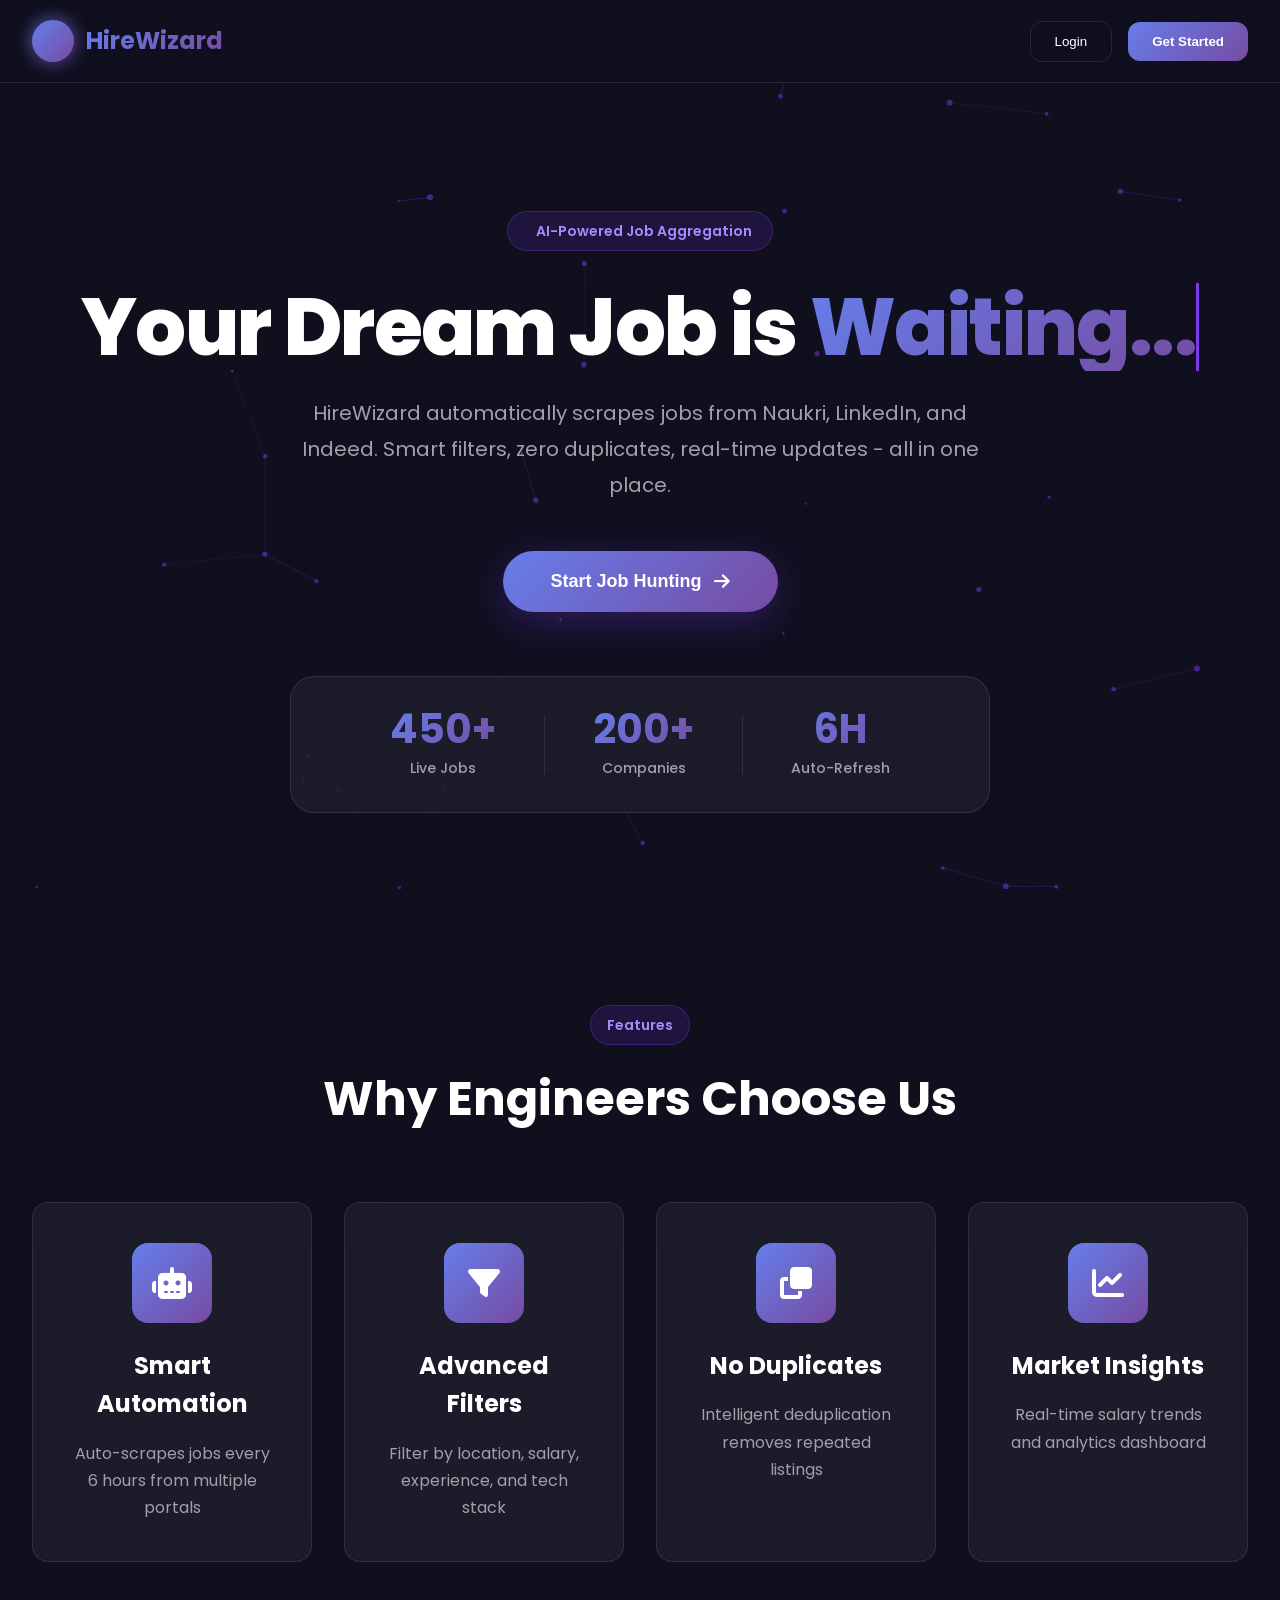
<file: frontend/index.html>
<!DOCTYPE html>
<html lang="en">
<head>
    <meta charset="UTF-8">
    <meta name="viewport" content="width=device-width, initial-scale=1.0">
    <title>HireWizard - Your AI Job Hunter</title>
    <link rel="stylesheet" href="styles.css">
    <link rel="preconnect" href="https://fonts.googleapis.com">
    <link rel="preconnect" href="https://fonts.gstatic.com" crossorigin>
    <link href="https://fonts.googleapis.com/css2?family=Poppins:wght@300;400;500;600;700;800&display=swap" rel="stylesheet">
    <link rel="stylesheet" href="https://cdnjs.cloudflare.com/ajax/libs/font-awesome/6.4.0/css/all.min.css">
</head>
<body>
    <!-- Particle Background Canvas -->
    <canvas id="particles-canvas"></canvas>

    <!-- ========== LANDING PAGE (Logged Out) ========== -->
    <div id="landing-page" class="page-container">
        <!-- Navigation -->
        <nav class="glass-nav">
            <div class="nav-content">
                <div class="logo-container">
                    <div class="logo-orb"></div>
                    <span class="logo-text">HireWizard</span>
                </div>
                <div class="nav-actions">
                    <button class="btn-ghost" id="btn-open-login">Login</button>
                    <button class="btn-primary" id="btn-open-signup">Get Started</button>
                </div>
            </div>
        </nav>

        <!-- Hero Section -->
        <section class="hero-section">
            <div class="hero-content">
                <div class="hero-badge">
                    <i class="fas fa-sparkles"></i>
                    <span>AI-Powered Job Aggregation</span>
                </div>
                <h1 class="hero-title">
                    Your Dream Job is
                    <span class="gradient-text typewriter">Waiting...</span>
                </h1>
                <p class="hero-description">
                    HireWizard automatically scrapes jobs from Naukri, LinkedIn, and Indeed. 
                    Smart filters, zero duplicates, real-time updates - all in one place.
                </p>
                <div class="hero-cta">
                    <button class="btn-hero" id="btn-hero-signup">
                        <span>Start Job Hunting</span>
                        <i class="fas fa-arrow-right"></i>
                    </button>
                </div>
                <div class="hero-stats">
                    <div class="stat-item">
                        <div class="stat-number">450+</div>
                        <div class="stat-label">Live Jobs</div>
                    </div>
                    <div class="stat-divider"></div>
                    <div class="stat-item">
                        <div class="stat-number">200+</div>
                        <div class="stat-label">Companies</div>
                    </div>
                    <div class="stat-divider"></div>
                    <div class="stat-item">
                        <div class="stat-number">6H</div>
                        <div class="stat-label">Auto-Refresh</div>
                    </div>
                </div>
            </div>
        </section>

        <!-- Features Grid -->
        <section class="features-section">
            <div class="section-header">
                <span class="section-tag">Features</span>
                <h2 class="section-title">Why Engineers Choose Us</h2>
            </div>
            <div class="features-grid">
                <div class="feature-card">
                    <div class="feature-icon">
                        <i class="fas fa-robot"></i>
                    </div>
                    <h3>Smart Automation</h3>
                    <p>Auto-scrapes jobs every 6 hours from multiple portals</p>
                </div>
                <div class="feature-card">
                    <div class="feature-icon">
                        <i class="fas fa-filter"></i>
                    </div>
                    <h3>Advanced Filters</h3>
                    <p>Filter by location, salary, experience, and tech stack</p>
                </div>
                <div class="feature-card">
                    <div class="feature-icon">
                        <i class="fas fa-clone"></i>
                    </div>
                    <h3>No Duplicates</h3>
                    <p>Intelligent deduplication removes repeated listings</p>
                </div>
                <div class="feature-card">
                    <div class="feature-icon">
                        <i class="fas fa-chart-line"></i>
                    </div>
                    <h3>Market Insights</h3>
                    <p>Real-time salary trends and analytics dashboard</p>
                </div>
            </div>
        </section>
    </div>

    <!-- ========== LOGIN MODAL ========== -->
    <div id="login-modal" class="modal-overlay">
        <div class="modal-container glass-card">
            <button class="modal-close" id="close-login">
                <i class="fas fa-times"></i>
            </button>
            <div class="modal-header">
                <div class="modal-icon">
                    <i class="fas fa-user-circle"></i>
                </div>
                <h2>Welcome Back</h2>
                <p>Login to continue your job search</p>
            </div>
            <form id="login-form" class="auth-form">
                <div class="form-group">
                    <label>Email Address</label>
                    <div class="input-wrapper">
                        <i class="fas fa-envelope"></i>
                        <input type="email" id="login-email" placeholder="your.email@example.com" required>
                    </div>
                </div>
                <div class="form-group">
                    <label>Password</label>
                    <div class="input-wrapper">
                        <i class="fas fa-lock"></i>
                        <input type="password" id="login-password" placeholder="Enter your password" required>
                    </div>
                </div>
                <div class="form-footer">
                    <label class="checkbox-container">
                        <input type="checkbox" id="remember-me">
                        <span>Remember me</span>
                    </label>
                    <a href="#" class="link-text">Forgot password?</a>
                </div>
                <button type="submit" class="btn-submit">
                    <span>Login</span>
                    <i class="fas fa-arrow-right"></i>
                </button>
            </form>
            <div class="modal-switch">
                <p>Don't have an account? <a href="#" id="switch-to-signup">Sign up</a></p>
            </div>
        </div>
    </div>

    <!-- ========== SIGNUP MODAL ========== -->
    <div id="signup-modal" class="modal-overlay">
        <div class="modal-container glass-card">
            <button class="modal-close" id="close-signup">
                <i class="fas fa-times"></i>
            </button>
            <div class="modal-header">
                <div class="modal-icon">
                    <i class="fas fa-user-plus"></i>
                </div>
                <h2>Create Account</h2>
                <p>Join thousands of job seekers</p>
            </div>
            <form id="signup-form" class="auth-form">
                <div class="form-group">
                    <label>Full Name</label>
                    <div class="input-wrapper">
                        <i class="fas fa-user"></i>
                        <input type="text" id="signup-name" placeholder="John Doe" required>
                    </div>
                </div>
                <div class="form-group">
                    <label>Email Address</label>
                    <div class="input-wrapper">
                        <i class="fas fa-envelope"></i>
                        <input type="email" id="signup-email" placeholder="your.email@example.com" required>
                    </div>
                </div>
                <div class="form-group">
                    <label>Password</label>
                    <div class="input-wrapper">
                        <i class="fas fa-lock"></i>
                        <input type="password" id="signup-password" placeholder="Create a strong password" required>
                    </div>
                </div>
                <div class="form-group">
                    <label>Confirm Password</label>
                    <div class="input-wrapper">
                        <i class="fas fa-lock"></i>
                        <input type="password" id="signup-confirm" placeholder="Re-enter password" required>
                    </div>
                </div>
                <div class="form-footer">
                    <label class="checkbox-container">
                        <input type="checkbox" required>
                        <span>I agree to Terms & Conditions</span>
                    </label>
                </div>
                <button type="submit" class="btn-submit">
                    <span>Create Account</span>
                    <i class="fas fa-arrow-right"></i>
                </button>
            </form>
            <div class="modal-switch">
                <p>Already have an account? <a href="#" id="switch-to-login">Login</a></p>
            </div>
        </div>
    </div>

    <!-- ========== PROFILE SETUP MODAL ========== -->
    <div id="profile-setup-modal" class="modal-overlay">
        <div class="modal-container glass-card large-modal">
            <div class="modal-header">
                <div class="modal-icon">
                    <i class="fas fa-user-cog"></i>
                </div>
                <h2>Complete Your Profile</h2>
                <p>Choose how you want to build your profile</p>
            </div>
            
            <!-- Profile Setup Options -->
            <div class="profile-options">
                <div class="option-card" id="upload-resume-option">
                    <div class="option-icon">
                        <i class="fas fa-cloud-upload-alt"></i>
                    </div>
                    <h3>Upload Resume</h3>
                    <p>Quick setup using your existing resume</p>
                    <button class="btn-option">Choose This</button>
                </div>
                <div class="option-divider">
                    <span>OR</span>
                </div>
                <div class="option-card" id="manual-form-option">
                    <div class="option-icon">
                        <i class="fas fa-edit"></i>
                    </div>
                    <h3>Fill Manually</h3>
                    <p>Create profile step-by-step</p>
                    <button class="btn-option">Choose This</button>
                </div>
            </div>

            <!-- Resume Upload Section -->
            <div id="resume-upload-section" class="profile-section" style="display:none;">
                <button class="btn-back" id="back-from-upload">
                    <i class="fas fa-arrow-left"></i> Back
                </button>
                <h3>Upload Your Resume</h3>
                <div class="upload-area" id="upload-area">
                    <div class="upload-icon">
                        <i class="fas fa-file-pdf"></i>
                    </div>
                    <p class="upload-text">Drag & drop your resume here</p>
                    <p class="upload-subtext">or click to browse</p>
                    <input type="file" id="resume-file" accept=".pdf,.doc,.docx" hidden>
                    <button class="btn-browse" id="btn-browse">Browse Files</button>
                </div>
                <div id="file-preview" class="file-preview" style="display:none;">
                    <div class="file-info">
                        <i class="fas fa-file-alt"></i>
                        <span id="file-name"></span>
                    </div>
                    <button class="btn-remove" id="remove-file">
                        <i class="fas fa-times"></i>
                    </button>
                </div>
                <button class="btn-submit" id="submit-resume" style="display:none;">
                    <span>Analyze Resume</span>
                    <i class="fas fa-arrow-right"></i>
                </button>
            </div>

            <!-- Manual Form Section -->
            <div id="manual-form-section" class="profile-section" style="display:none;">
                <button class="btn-back" id="back-from-manual">
                    <i class="fas fa-arrow-left"></i> Back
                </button>
                <h3>Build Your Profile</h3>
                <form id="profile-form">
                    <div class="form-row">
                        <div class="form-group">
                            <label>Phone Number</label>
                            <input type="tel" id="profile-phone" placeholder="+91 98765 43210" required>
                        </div>
                        <div class="form-group">
                            <label>Location</label>
                            <select id="profile-location" required>
                                <option value="">Select Location</option>
                                <option value="bangalore">Bangalore</option>
                                <option value="dehradun">Dehradun</option>
                                <option value="gurgaon">Gurgaon</option>
                                <option value="noida">Noida</option>
                                <option value="delhi">Delhi NCR</option>
                            </select>
                        </div>
                    </div>
                    <div class="form-row">
                        <div class="form-group">
                            <label>Experience Level</label>
                            <select id="profile-experience" required>
                                <option value="">Select Experience</option>
                                <option value="fresher">Fresher (0-1 year)</option>
                                <option value="junior">Junior (1-3 years)</option>
                                <option value="mid">Mid-level (3-5 years)</option>
                                <option value="senior">Senior (5+ years)</option>
                            </select>
                        </div>
                        <div class="form-group">
                            <label>Expected Salary (LPA)</label>
                            <input type="number" id="profile-salary" placeholder="e.g., 6" min="0" required>
                        </div>
                    </div>
                    <div class="form-group">
                        <label>Skills (comma separated)</label>
                        <input type="text" id="profile-skills" placeholder="e.g., JavaScript, React, Node.js" required>
                    </div>
                    <div class="form-group">
                        <label>Education</label>
                        <input type="text" id="profile-education" placeholder="e.g., B.Tech in Computer Science" required>
                    </div>
                    <div class="form-group">
                        <label>LinkedIn Profile (Optional)</label>
                        <input type="url" id="profile-linkedin" placeholder="https://linkedin.com/in/yourprofile">
                    </div>
                    <button type="submit" class="btn-submit">
                        <span>Complete Profile</span>
                        <i class="fas fa-check"></i>
                    </button>
                </form>
            </div>
        </div>
    </div>

    <!-- ========== DASHBOARD (Logged In) ========== -->
    <div id="dashboard-page" class="page-container" style="display:none;">
        <!-- Dashboard Navigation -->
        <nav class="glass-nav">
            <div class="nav-content">
                <div class="logo-container">
                    <div class="logo-orb"></div>
                    <span class="logo-text">HireWizard</span>
                </div>
                <div class="nav-menu">
                    <a href="#" class="nav-item active" id="nav-jobs">
                        <i class="fas fa-briefcase"></i>
                        <span>Jobs</span>
                    </a>
                    <a href="#" class="nav-item" id="nav-applications">
                        <i class="fas fa-file-alt"></i>
                        <span>Applications</span>
                    </a>
                    <a href="#" class="nav-item" id="nav-saved">
                        <i class="fas fa-bookmark"></i>
                        <span>Saved</span>
                    </a>
                    <a href="#" class="nav-item" id="nav-analytics">
                        <i class="fas fa-chart-line"></i>
                        <span>Analytics</span>
                    </a>
                </div>
                <div class="nav-actions">
                    <button class="btn-profile" id="btn-profile">
                        <div class="profile-avatar">
                            <span id="user-initials">U</span>
                        </div>
                        <span id="user-name-nav">User</span>
                        <i class="fas fa-chevron-down"></i>
                    </button>
                </div>
            </div>
        </nav>

        <!-- Profile Dropdown -->
        <div id="profile-dropdown" class="profile-dropdown glass-card">
            <div class="dropdown-header">
                <div class="profile-avatar large">
                    <span id="user-initials-dropdown">U</span>
                </div>
                <div class="profile-info">
                    <div class="profile-name" id="user-name-dropdown">User</div>
                    <div class="profile-email" id="user-email-dropdown">user@example.com</div>
                </div>
            </div>
            <div class="dropdown-menu">
                <a href="#" class="dropdown-item">
                    <i class="fas fa-user"></i>
                    <span>My Profile</span>
                </a>
                <a href="#" class="dropdown-item">
                    <i class="fas fa-cog"></i>
                    <span>Settings</span>
                </a>
                <div class="dropdown-divider"></div>
                <a href="#" class="dropdown-item" id="btn-logout">
                    <i class="fas fa-sign-out-alt"></i>
                    <span>Logout</span>
                </a>
            </div>
        </div>

        <!-- Dashboard Content -->
        <div class="dashboard-content">
            <!-- Welcome Banner -->
            <div class="welcome-banner glass-card">
                <div class="welcome-content">
                    <h1>Welcome back, <span id="user-name-welcome">User</span>! 👋</h1>
                    <p>We found <strong id="new-jobs-count">12 new jobs</strong> matching your profile</p>
                </div>
                <div class="welcome-actions">
                    <button class="btn-primary" id="btn-refresh-jobs">
                        <i class="fas fa-sync-alt"></i>
                        <span>Refresh Jobs</span>
                    </button>
                </div>
            </div>

            <!-- Search and Filters -->
            <div class="search-section glass-card">
                <div class="search-bar">
                    <i class="fas fa-search"></i>
                    <input type="text" id="job-search" placeholder="Search by job title, company, or skills...">
                </div>
                <div class="filters-row">
                    <select id="filter-location" class="filter-select">
                        <option value="">All Locations</option>
                        <option value="bangalore">Bangalore</option>
                        <option value="dehradun">Dehradun</option>
                        <option value="gurgaon">Gurgaon</option>
                        <option value="noida">Noida</option>
                        <option value="delhi">Delhi NCR</option>
                    </select>
                    <select id="filter-salary" class="filter-select">
                        <option value="">All Salaries</option>
                        <option value="3-5 LPA">3-5 LPA</option>
                        <option value="5-10 LPA">5-10 LPA</option>
                        <option value="10-15 LPA">10-15 LPA</option>
                        <option value="15-20 LPA">15-20 LPA</option>
                        <option value="20+ LPA">20+ LPA</option>
                    </select>
                    <select id="filter-experience" class="filter-select">
                        <option value="">All Experience</option>
                        <option value="0-2 years">0-2 years</option>
                        <option value="2-4 years">2-4 years</option>
                        <option value="4-6 years">4-6 years</option>
                        <option value="6+ years">6+ years</option>
                    </select>
                    <select id="filter-source" class="filter-select">
                        <option value="">All Sources</option>
                        <option value="naukri">Naukri</option>
                        <option value="linkedin">LinkedIn</option>
                        <option value="indeed">Indeed</option>
                    </select>
                    <button class="btn-filter" id="apply-filters">
                        <i class="fas fa-filter"></i>
                        <span>Apply</span>
                    </button>
                    <button class="btn-filter-clear" id="clear-filters">
                        <i class="fas fa-times"></i>
                    </button>
                </div>
            </div>

            <!-- Jobs Grid -->
            <div class="jobs-container" id="jobs-container">
                <!-- Jobs will be dynamically inserted here -->
            </div>

            <!-- Applications Section -->
            <div id="applications-container" style="display:none;">
                <h2 style="margin-bottom:2rem;">My Applications</h2>
                <div id="applications-list"></div>
            </div>

            <!-- Saved Jobs Section -->
            <div id="saved-container" style="display:none;">
                <h2 style="margin-bottom:2rem;">Saved Jobs</h2>
                <div id="saved-list"></div>
            </div>

            <!-- Analytics Section -->
            <div id="analytics-container" style="display:none;">
                <h2 style="margin-bottom:2rem;">Analytics</h2>
                <div id="analytics-content"></div>
            </div>

            <!-- Load More -->
            <div class="load-more-section">
                <button class="btn-load-more" id="load-more">
                    <span>Load More Jobs</span>
                    <i class="fas fa-chevron-down"></i>
                </button>
            </div>
        </div>
    </div>

    <!-- Toast Notification -->
    <div id="toast" class="toast"></div>

    <!-- Loading Overlay -->
    <div id="loading" class="loading-overlay">
        <div class="loading-spinner"></div>
        <p class="loading-text">Loading...</p>
    </div>

    <script src="app.js"></script>
</body>
</html>
</file>
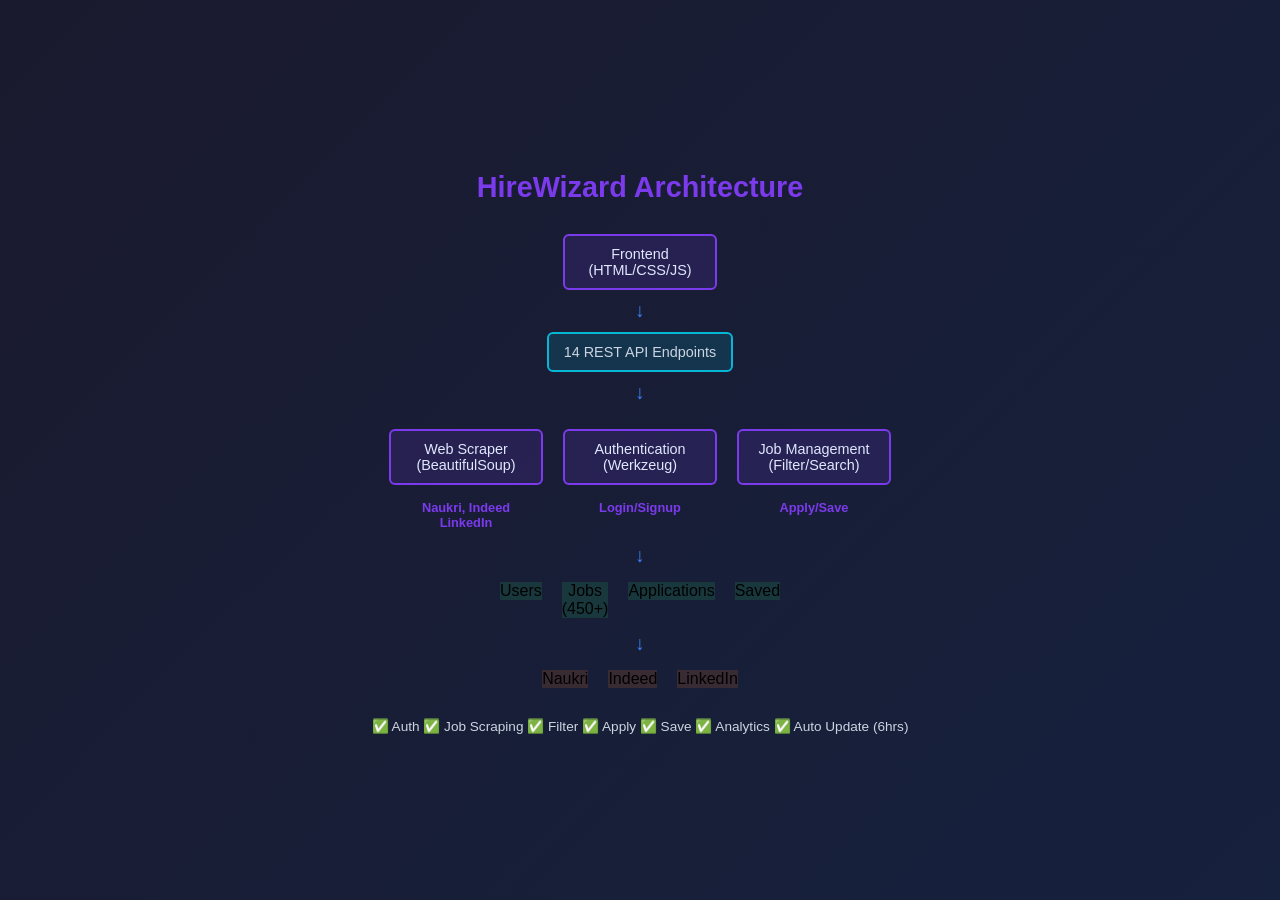
<file: architecture.html>
<!DOCTYPE html>
<html lang="en">
<head>
    <meta charset="UTF-8">
    <meta name="viewport" content="width=device-width, initial-scale=1.0">
    <title>HireWizard Architecture</title>
    <style>
        body {
            background: linear-gradient(135deg, #1a1a2e 0%, #16213e 100%);
            display: flex;
            justify-content: center;
            align-items: center;
            min-height: 100vh;
            margin: 0;
            font-family: Arial, sans-serif;
        }

        .main {
            text-align: center;
            max-width: 600px;
        }

        h1 {
            color: #7c3aed;
            margin-bottom: 30px;
            font-size: 1.8em;
        }

        .box {
            background: rgba(124, 58, 237, 0.15);
            border: 2px solid #7c3aed;
            border-radius: 6px;
            padding: 10px 15px;
            color: #e0e7ff;
            margin: 10px auto;
            font-size: 0.9em;
            width: fit-content;
            min-width: 120px;
        }

        .api-box {
            border-color: #06b6d4;
            background: rgba(6, 182, 212, 0.15);
            color: #cbd5e1;
        }

        .db-box {
            border-color: #22c55e;
            background: rgba(34, 197, 94, 0.15);
        }

        .ext-box {
            border-color: #f97316;
            background: rgba(249, 115, 22, 0.15);
        }

        .arrow {
            color: #3b82f6;
            font-size: 1.2em;
            margin: 5px 0;
        }

        .row {
            display: flex;
            justify-content: center;
            gap: 20px;
            margin: 15px 0;
        }

        .column {
            display: flex;
            flex-direction: column;
            align-items: center;
        }

        .label {
            color: #7c3aed;
            font-size: 0.8em;
            margin-top: 5px;
            font-weight: bold;
        }
    </style>
</head>
<body>
    <div class="main">
        <h1>HireWizard Architecture</h1>

        <!-- Frontend -->
        <div class="box">Frontend<br/>(HTML/CSS/JS)</div>
        <div class="arrow">↓</div>

        <!-- API Layer -->
        <div class="box api-box">14 REST API Endpoints</div>
        <div class="arrow">↓</div>

        <!-- Backend Services -->
        <div class="row">
            <div class="column">
                <div class="box">Web Scraper<br/>(BeautifulSoup)</div>
                <div class="label">Naukri, Indeed<br/>LinkedIn</div>
            </div>
            <div class="column">
                <div class="box">Authentication<br/>(Werkzeug)</div>
                <div class="label">Login/Signup</div>
            </div>
            <div class="column">
                <div class="box">Job Management<br/>(Filter/Search)</div>
                <div class="label">Apply/Save</div>
            </div>
        </div>

        <div class="arrow">↓</div>

        <!-- Database -->
        <div class="row">
            <div class="column">
                <div class="db-box">Users</div>
            </div>
            <div class="column">
                <div class="db-box">Jobs<br/>(450+)</div>
            </div>
            <div class="column">
                <div class="db-box">Applications</div>
            </div>
            <div class="column">
                <div class="db-box">Saved</div>
            </div>
        </div>

        <div class="arrow">↓</div>

        <!-- External -->
        <div class="row">
            <div class="ext-box">Naukri</div>
            <div class="ext-box">Indeed</div>
            <div class="ext-box">LinkedIn</div>
        </div>

        <!-- Features -->
        <div style="margin-top: 30px; color: #cbd5e1; font-size: 0.85em;">
            <p>✅ Auth  ✅ Job Scraping  ✅ Filter  ✅ Apply  ✅ Save  ✅ Analytics  ✅ Auto Update (6hrs)</p>
        </div>
    </div>
</body>
</html>
</file>
<file: frontend/styles.css>
/* ========== DESIGN SYSTEM ========== */
:root {
    /* Colors - Vibrant Purple/Blue Gradient Theme */
    --color-primary: #7c3aed;
    --color-primary-light: #a78bfa;
    --color-primary-dark: #5b21b6;
    --color-secondary: #3b82f6;
    --color-accent: #ec4899;
    --color-success: #10b981;
    --color-warning: #f59e0b;
    --color-danger: #ef4444;
    
    /* Gradients */
    --gradient-primary: linear-gradient(135deg, #667eea 0%, #764ba2 100%);
    --gradient-secondary: linear-gradient(135deg, #7c3aed 0%, #3b82f6 100%);
    --gradient-accent: linear-gradient(135deg, #f093fb 0%, #f5576c 100%);
    --gradient-success: linear-gradient(135deg, #4facfe 0%, #00f2fe 100%);
    
    /* Neutrals */
    --color-bg: #0f0f1e;
    --color-bg-light: #1a1a2e;
    --color-text: #ffffff;
    --color-text-muted: #a1a1aa;
    --color-border: rgba(255, 255, 255, 0.1);
    
    /* Glass Effect */
    --glass-bg: rgba(255, 255, 255, 0.05);
    --glass-border: rgba(255, 255, 255, 0.1);
    --glass-shadow: 0 8px 32px rgba(0, 0, 0, 0.3);
    
    /* Shadows */
    --shadow-sm: 0 2px 8px rgba(0, 0, 0, 0.1);
    --shadow-md: 0 4px 16px rgba(0, 0, 0, 0.15);
    --shadow-lg: 0 8px 32px rgba(0, 0, 0, 0.2);
    --shadow-xl: 0 20px 60px rgba(0, 0, 0, 0.3);
    
    /* Spacing */
    --spacing-xs: 0.5rem;
    --spacing-sm: 0.75rem;
    --spacing-md: 1rem;
    --spacing-lg: 1.5rem;
    --spacing-xl: 2rem;
    --spacing-2xl: 3rem;
    
    /* Border Radius */
    --radius-sm: 8px;
    --radius-md: 12px;
    --radius-lg: 16px;
    --radius-xl: 24px;
    --radius-full: 9999px;
    
    /* Transitions */
    --transition-fast: 0.15s cubic-bezier(0.4, 0, 0.2, 1);
    --transition-base: 0.3s cubic-bezier(0.4, 0, 0.2, 1);
    --transition-slow: 0.5s cubic-bezier(0.4, 0, 0.2, 1);
}

/* ========== RESET & BASE ========== */
* {
    margin: 0;
    padding: 0;
    box-sizing: border-box;
}

body {
    font-family: 'Poppins', sans-serif;
    background: var(--color-bg);
    color: var(--color-text);
    line-height: 1.6;
    overflow-x: hidden;
    -webkit-font-smoothing: antialiased;
    -moz-osx-font-smoothing: grayscale;
}

/* ========== PARTICLE CANVAS ========== */
#particles-canvas {
    position: fixed;
    top: 0;
    left: 0;
    width: 100%;
    height: 100%;
    z-index: -1;
    pointer-events: none;
}

/* ========== GLASS MORPHISM ========== */
.glass-card {
    background: var(--glass-bg);
    backdrop-filter: blur(20px);
    -webkit-backdrop-filter: blur(20px);
    border: 1px solid var(--glass-border);
    box-shadow: var(--glass-shadow);
    border-radius: var(--radius-lg);
}

.glass-nav {
    background: rgba(15, 15, 30, 0.8);
    backdrop-filter: blur(20px);
    -webkit-backdrop-filter: blur(20px);
    border-bottom: 1px solid var(--glass-border);
    position: sticky;
    top: 0;
    z-index: 100;
    animation: slideDown 0.5s ease;
}

@keyframes slideDown {
    from {
        transform: translateY(-100%);
        opacity: 0;
    }
    to {
        transform: translateY(0);
        opacity: 1;
    }
}

/* ========== NAVIGATION ========== */
.nav-content {
    max-width: 1400px;
    margin: 0 auto;
    padding: 1.25rem 2rem;
    display: flex;
    justify-content: space-between;
    align-items: center;
}

.logo-container {
    display: flex;
    align-items: center;
    gap: 0.75rem;
    cursor: pointer;
    transition: transform var(--transition-base);
}

.logo-container:hover {
    transform: scale(1.05);
}

.logo-orb {
    width: 42px;
    height: 42px;
    background: var(--gradient-primary);
    border-radius: var(--radius-full);
    position: relative;
    animation: pulse 3s infinite;
}

.logo-orb::before {
    content: '';
    position: absolute;
    inset: -3px;
    background: var(--gradient-primary);
    border-radius: var(--radius-full);
    filter: blur(8px);
    opacity: 0.6;
    z-index: -1;
    animation: pulse 3s infinite;
}

@keyframes pulse {
    0%, 100% {
        transform: scale(1);
        opacity: 1;
    }
    50% {
        transform: scale(1.1);
        opacity: 0.8;
    }
}

.logo-text {
    font-size: 1.5rem;
    font-weight: 700;
    background: var(--gradient-primary);
    -webkit-background-clip: text;
    -webkit-text-fill-color: transparent;
    background-clip: text;
}

.nav-actions {
    display: flex;
    gap: 1rem;
    align-items: center;
}

.nav-menu {
    display: flex;
    gap: 2rem;
}

.nav-item {
    display: flex;
    align-items: center;
    gap: 0.5rem;
    color: var(--color-text-muted);
    text-decoration: none;
    font-weight: 500;
    padding: 0.5rem 1rem;
    border-radius: var(--radius-md);
    transition: all var(--transition-base);
    position: relative;
}

.nav-item::after {
    content: '';
    position: absolute;
    bottom: 0;
    left: 50%;
    width: 0;
    height: 2px;
    background: var(--gradient-primary);
    transform: translateX(-50%);
    transition: width var(--transition-base);
}

.nav-item:hover, .nav-item.active {
    color: var(--color-text);
    background: var(--glass-bg);
}

.nav-item.active::after {
    width: 60%;
}

/* ========== BUTTONS ========== */
.btn-ghost {
    padding: 0.75rem 1.5rem;
    background: transparent;
    color: var(--color-text);
    border: 1px solid var(--glass-border);
    border-radius: var(--radius-md);
    font-weight: 500;
    cursor: pointer;
    transition: all var(--transition-base);
}

.btn-ghost:hover {
    background: var(--glass-bg);
    border-color: var(--color-primary-light);
    transform: translateY(-2px);
}

.btn-primary {
    padding: 0.75rem 1.5rem;
    background: var(--gradient-primary);
    color: white;
    border: none;
    border-radius: var(--radius-md);
    font-weight: 600;
    cursor: pointer;
    transition: all var(--transition-base);
    position: relative;
    overflow: hidden;
}

.btn-primary::before {
    content: '';
    position: absolute;
    inset: 0;
    background: linear-gradient(135deg, rgba(255,255,255,0.2) 0%, rgba(255,255,255,0) 100%);
    opacity: 0;
    transition: opacity var(--transition-base);
}

.btn-primary:hover {
    transform: translateY(-3px);
    box-shadow: 0 10px 30px rgba(124, 58, 237, 0.4);
}

.btn-primary:hover::before {
    opacity: 1;
}

.btn-hero {
    padding: 1.25rem 3rem;
    background: var(--gradient-primary);
    color: white;
    border: none;
    border-radius: var(--radius-full);
    font-size: 1.125rem;
    font-weight: 600;
    cursor: pointer;
    display: inline-flex;
    align-items: center;
    gap: 0.75rem;
    transition: all var(--transition-base);
    box-shadow: 0 10px 40px rgba(124, 58, 237, 0.3);
}

.btn-hero:hover {
    transform: translateY(-4px);
    box-shadow: 0 15px 50px rgba(124, 58, 237, 0.5);
}

.btn-hero-outline {
    padding: 1.25rem 3rem;
    background: transparent;
    color: white;
    border: 2px solid var(--glass-border);
    border-radius: var(--radius-full);
    font-size: 1.125rem;
    font-weight: 600;
    cursor: pointer;
    display: inline-flex;
    align-items: center;
    gap: 0.75rem;
    transition: all var(--transition-base);
}

.btn-hero-outline:hover {
    background: var(--glass-bg);
    border-color: var(--color-primary-light);
    transform: translateY(-4px);
}

/* ========== HERO SECTION ========== */
.hero-section {
    max-width: 1400px;
    margin: 0 auto;
    padding: 8rem 2rem 6rem;
    text-align: center;
}

.hero-content {
    animation: fadeInUp 0.8s ease;
}

@keyframes fadeInUp {
    from {
        opacity: 0;
        transform: translateY(30px);
    }
    to {
        opacity: 1;
        transform: translateY(0);
    }
}

.hero-badge {
    display: inline-flex;
    align-items: center;
    gap: 0.5rem;
    padding: 0.5rem 1.25rem;
    background: rgba(124, 58, 237, 0.15);
    border: 1px solid rgba(124, 58, 237, 0.3);
    border-radius: var(--radius-full);
    color: var(--color-primary-light);
    font-size: 0.875rem;
    font-weight: 600;
    margin-bottom: 2rem;
    animation: float 3s ease-in-out infinite;
}

@keyframes float {
    0%, 100% {
        transform: translateY(0);
    }
    50% {
        transform: translateY(-10px);
    }
}

.hero-title {
    font-size: 5rem;
    font-weight: 800;
    line-height: 1.1;
    margin-bottom: 1.5rem;
    letter-spacing: -0.02em;
}

.gradient-text {
    background: var(--gradient-primary);
    -webkit-background-clip: text;
    -webkit-text-fill-color: transparent;
    background-clip: text;
    display: inline-block;
}

.typewriter {
    border-right: 3px solid var(--color-primary);
    animation: blink 0.7s step-end infinite;
}

@keyframes blink {
    50% {
        border-color: transparent;
    }
}

.hero-description {
    font-size: 1.25rem;
    color: var(--color-text-muted);
    max-width: 700px;
    margin: 0 auto 3rem;
    line-height: 1.8;
}

.hero-cta {
    display: flex;
    gap: 1.5rem;
    justify-content: center;
    margin-bottom: 4rem;
}

.hero-stats {
    display: flex;
    gap: 3rem;
    justify-content: center;
    align-items: center;
    padding: 2rem;
    background: var(--glass-bg);
    border: 1px solid var(--glass-border);
    border-radius: var(--radius-xl);
    backdrop-filter: blur(20px);
    max-width: 700px;
    margin: 0 auto;
}

.stat-item {
    text-align: center;
}

.stat-number {
    font-size: 2.5rem;
    font-weight: 700;
    background: var(--gradient-primary);
    -webkit-background-clip: text;
    -webkit-text-fill-color: transparent;
    background-clip: text;
    line-height: 1;
    margin-bottom: 0.5rem;
}

.stat-label {
    font-size: 0.875rem;
    color: var(--color-text-muted);
    font-weight: 500;
}

.stat-divider {
    width: 1px;
    height: 60px;
    background: var(--glass-border);
}

/* ========== FEATURES SECTION ========== */
.features-section {
    max-width: 1400px;
    margin: 0 auto;
    padding: 6rem 2rem;
}

.section-header {
    text-align: center;
    margin-bottom: 4rem;
}

.section-tag {
    display: inline-block;
    padding: 0.5rem 1rem;
    background: rgba(124, 58, 237, 0.15);
    border: 1px solid rgba(124, 58, 237, 0.3);
    border-radius: var(--radius-full);
    color: var(--color-primary-light);
    font-size: 0.875rem;
    font-weight: 600;
    margin-bottom: 1rem;
}

.section-title {
    font-size: 3rem;
    font-weight: 700;
    margin-bottom: 1rem;
}

.features-grid {
    display: grid;
    grid-template-columns: repeat(4, 1fr);
    gap: 2rem;
}

.feature-card {
    padding: 2.5rem;
    background: var(--glass-bg);
    border: 1px solid var(--glass-border);
    border-radius: var(--radius-lg);
    backdrop-filter: blur(20px);
    text-align: center;
    transition: all var(--transition-base);
    cursor: pointer;
}

.feature-card:hover {
    transform: translateY(-10px);
    background: rgba(124, 58, 237, 0.1);
    border-color: var(--color-primary-light);
    box-shadow: 0 20px 60px rgba(124, 58, 237, 0.2);
}

.feature-icon {
    width: 80px;
    height: 80px;
    margin: 0 auto 1.5rem;
    background: var(--gradient-primary);
    border-radius: var(--radius-lg);
    display: flex;
    align-items: center;
    justify-content: center;
    font-size: 2rem;
    color: white;
    transition: transform var(--transition-base);
}

.feature-card:hover .feature-icon {
    transform: scale(1.1) rotate(5deg);
}

.feature-card h3 {
    font-size: 1.5rem;
    margin-bottom: 1rem;
}

.feature-card p {
    color: var(--color-text-muted);
    line-height: 1.7;
}

/* ========== MODAL ========== */
.modal-overlay {
    position: fixed;
    inset: 0;
    background: rgba(0, 0, 0, 0.7);
    backdrop-filter: blur(10px);
    display: none;
    justify-content: center;
    align-items: center;
    z-index: 1000;
    animation: fadeIn 0.3s ease;
    padding: 2rem;
}

.modal-overlay.active {
    display: flex;
}

@keyframes fadeIn {
    from {
        opacity: 0;
    }
    to {
        opacity: 1;
    }
}

.modal-container {
    width: 100%;
    max-width: 480px;
    max-height: 90vh;
    overflow-y: auto;
    position: relative;
    animation: slideUp 0.4s ease;
    padding: 3rem;
}

.modal-container.large-modal {
    max-width: 900px;
}

@keyframes slideUp {
    from {
        transform: translateY(50px);
        opacity: 0;
    }
    to {
        transform: translateY(0);
        opacity: 1;
    }
}

.modal-close {
    position: absolute;
    top: 1.5rem;
    right: 1.5rem;
    width: 40px;
    height: 40px;
    background: rgba(255, 255, 255, 0.1);
    border: none;
    border-radius: var(--radius-full);
    color: var(--color-text-muted);
    cursor: pointer;
    display: flex;
    align-items: center;
    justify-content: center;
    transition: all var(--transition-base);
    font-size: 1.25rem;
}

.modal-close:hover {
    background: rgba(255, 255, 255, 0.2);
    color: white;
    transform: rotate(90deg);
}

.modal-header {
    text-align: center;
    margin-bottom: 2rem;
}

.modal-icon {
    width: 80px;
    height: 80px;
    margin: 0 auto 1.5rem;
    background: var(--gradient-primary);
    border-radius: var(--radius-full);
    display: flex;
    align-items: center;
    justify-content: center;
    font-size: 2.5rem;
    color: white;
}

.modal-header h2 {
    font-size: 2rem;
    margin-bottom: 0.5rem;
}

.modal-header p {
    color: var(--color-text-muted);
}

/* ========== FORMS ========== */
.auth-form {
    display: flex;
    flex-direction: column;
    gap: 1.5rem;
}

.form-group {
    display: flex;
    flex-direction: column;
    gap: 0.5rem;
}

.form-group label {
    font-weight: 500;
    font-size: 0.875rem;
    color: var(--color-text-muted);
}

.input-wrapper {
    position: relative;
    display: flex;
    align-items: center;
}

.input-wrapper i {
    position: absolute;
    left: 1rem;
    color: var(--color-text-muted);
    font-size: 1.125rem;
}

.input-wrapper input, .form-group input, .form-group select, .form-group textarea {
    width: 100%;
    padding: 1rem 1rem 1rem 3rem;
    background: rgba(255, 255, 255, 0.05);
    border: 1px solid var(--glass-border);
    border-radius: var(--radius-md);
    color: white;
    font-size: 1rem;
    transition: all var(--transition-base);
}

.form-group input, .form-group select, .form-group textarea {
    padding-left: 1rem;
}

.input-wrapper input:focus, .form-group input:focus, .form-group select:focus, .form-group textarea:focus {
    outline: none;
    border-color: var(--color-primary);
    background: rgba(124, 58, 237, 0.1);
    box-shadow: 0 0 0 3px rgba(124, 58, 237, 0.2);
}

.form-row {
    display: grid;
    grid-template-columns: 1fr 1fr;
    gap: 1rem;
}

.form-footer {
    display: flex;
    justify-content: space-between;
    align-items: center;
    font-size: 0.875rem;
}

.checkbox-container {
    display: flex;
    align-items: center;
    gap: 0.5rem;
    cursor: pointer;
    color: var(--color-text-muted);
}

.checkbox-container input {
    cursor: pointer;
}

.link-text {
    color: var(--color-primary-light);
    text-decoration: none;
    transition: color var(--transition-base);
}

.link-text:hover {
    color: var(--color-primary);
}

.btn-submit {
    width: 100%;
    padding: 1rem;
    background: var(--gradient-primary);
    color: white;
    border: none;
    border-radius: var(--radius-md);
    font-weight: 600;
    font-size: 1rem;
    cursor: pointer;
    display: flex;
    align-items: center;
    justify-content: center;
    gap: 0.75rem;
    transition: all var(--transition-base);
}

.btn-submit:hover {
    transform: translateY(-2px);
    box-shadow: 0 10px 30px rgba(124, 58, 237, 0.4);
}

.modal-switch {
    text-align: center;
    margin-top: 1.5rem;
    color: var(--color-text-muted);
    font-size: 0.875rem;
}

.modal-switch a {
    color: var(--color-primary-light);
    text-decoration: none;
    font-weight: 600;
    transition: color var(--transition-base);
}

.modal-switch a:hover {
    color: var(--color-primary);
}

/* ========== PROFILE SETUP ========== */
.profile-options {
    display: grid;
    grid-template-columns: 1fr auto 1fr;
    gap: 2rem;
    align-items: center;
    margin-top: 2rem;
}

.option-card {
    padding: 2.5rem;
    background: rgba(255, 255, 255, 0.03);
    border: 2px dashed var(--glass-border);
    border-radius: var(--radius-lg);
    text-align: center;
    transition: all var(--transition-base);
    cursor: pointer;
}

.option-card:hover {
    background: rgba(124, 58, 237, 0.1);
    border-color: var(--color-primary);
    border-style: solid;
    transform: scale(1.05);
}

.option-icon {
    width: 80px;
    height: 80px;
    margin: 0 auto 1.5rem;
    background: var(--gradient-primary);
    border-radius: var(--radius-full);
    display: flex;
    align-items: center;
    justify-content: center;
    font-size: 2.5rem;
    color: white;
}

.option-card h3 {
    font-size: 1.5rem;
    margin-bottom: 0.5rem;
}

.option-card p {
    color: var(--color-text-muted);
    margin-bottom: 1.5rem;
}

.btn-option {
    padding: 0.75rem 2rem;
    background: transparent;
    color: var(--color-primary-light);
    border: 1px solid var(--color-primary);
    border-radius: var(--radius-md);
    font-weight: 600;
    cursor: pointer;
    transition: all var(--transition-base);
}

.btn-option:hover {
    background: var(--color-primary);
    color: white;
}

.option-divider {
    display: flex;
    flex-direction: column;
    align-items: center;
    gap: 1rem;
}

.option-divider::before,
.option-divider::after {
    content: '';
    width: 1px;
    height: 60px;
    background: var(--glass-border);
}

.option-divider span {
    padding: 0.5rem 1rem;
    background: var(--glass-bg);
    border: 1px solid var(--glass-border);
    border-radius: var(--radius-full);
    font-size: 0.875rem;
    color: var(--color-text-muted);
}

/* ========== FILE UPLOAD ========== */
.upload-area {
    padding: 3rem;
    background: rgba(255, 255, 255, 0.03);
    border: 2px dashed var(--glass-border);
    border-radius: var(--radius-lg);
    text-align: center;
    cursor: pointer;
    transition: all var(--transition-base);
}

.upload-area:hover {
    background: rgba(124, 58, 237, 0.1);
    border-color: var(--color-primary);
}

.upload-icon {
    font-size: 4rem;
    color: var(--color-primary-light);
    margin-bottom: 1rem;
}

.upload-text {
    font-size: 1.125rem;
    font-weight: 600;
    margin-bottom: 0.5rem;
}

.upload-subtext {
    color: var(--color-text-muted);
    font-size: 0.875rem;
    margin-bottom: 1.5rem;
}

.btn-browse {
    padding: 0.75rem 2rem;
    background: var(--gradient-primary);
    color: white;
    border: none;
    border-radius: var(--radius-md);
    font-weight: 600;
    cursor: pointer;
    transition: all var(--transition-base);
}

.btn-browse:hover {
    transform: translateY(-2px);
    box-shadow: 0 10px 30px rgba(124, 58, 237, 0.4);
}

.file-preview {
    display: flex;
    align-items: center;
    justify-content: space-between;
    padding: 1.5rem;
    background: rgba(255, 255, 255, 0.05);
    border: 1px solid var(--glass-border);
    border-radius: var(--radius-md);
    margin-top: 1.5rem;
}

.file-info {
    display: flex;
    align-items: center;
    gap: 1rem;
}

.file-info i {
    font-size: 2rem;
    color: var(--color-primary-light);
}

.btn-remove {
    width: 36px;
    height: 36px;
    background: rgba(239, 68, 68, 0.2);
    border: none;
    border-radius: var(--radius-full);
    color: var(--color-danger);
    cursor: pointer;
    transition: all var(--transition-base);
}

.btn-remove:hover {
    background: var(--color-danger);
    color: white;
}

.btn-back {
    padding: 0.75rem 1.5rem;
    background: transparent;
    color: var(--color-text-muted);
    border: 1px solid var(--glass-border);
    border-radius: var(--radius-md);
    font-weight: 500;
    cursor: pointer;
    display: inline-flex;
    align-items: center;
    gap: 0.5rem;
    margin-bottom: 2rem;
    transition: all var(--transition-base);
}

.btn-back:hover {
    background: var(--glass-bg);
    color: white;
}

.profile-section h3 {
    font-size: 1.75rem;
    margin-bottom: 2rem;
}

/* ========== DASHBOARD ========== */
.dashboard-content {
    max-width: 1400px;
    margin: 0 auto;
    padding: 2rem;
}

.welcome-banner {
    padding: 2rem;
    display: flex;
    justify-content: space-between;
    align-items: center;
    margin-bottom: 2rem;
}

.welcome-content h1 {
    font-size: 2rem;
    margin-bottom: 0.5rem;
}

.welcome-content p {
    color: var(--color-text-muted);
}

.welcome-content strong {
    color: var(--color-primary-light);
}

.search-section {
    padding: 2rem;
    margin-bottom: 2rem;
}

.search-bar {
    display: flex;
    align-items: center;
    gap: 1rem;
    padding: 1rem 1.5rem;
    background: rgba(255, 255, 255, 0.05);
    border: 1px solid var(--glass-border);
    border-radius: var(--radius-md);
    margin-bottom: 1.5rem;
    transition: all var(--transition-base);
}

.search-bar:focus-within {
    border-color: var(--color-primary);
    box-shadow: 0 0 0 3px rgba(124, 58, 237, 0.2);
}

.search-bar i {
    font-size: 1.25rem;
    color: var(--color-text-muted);
}

.search-bar input {
    flex: 1;
    background: transparent;
    border: none;
    color: white;
    font-size: 1rem;
    outline: none;
}

.filters-row {
    display: grid;
    grid-template-columns: repeat(4, 1fr) auto auto;
    gap: 1rem;
}

.filter-select {
    padding: 0.75rem 1rem;
    background: rgba(255, 255, 255, 0.05);
    border: 1px solid var(--glass-border);
    border-radius: var(--radius-md);
    color: white;
    font-size: 0.875rem;
    cursor: pointer;
    transition: all var(--transition-base);
}

.filter-select option {
    background: white;
    color: black;
    padding: 0.5rem;
}

.filter-select:focus {
    outline: none;
    border-color: var(--color-primary);
}

.form-group select {
    background: rgba(255, 255, 255, 0.05);
    color: white;
}

.form-group select option {
    background: white;
    color: black;
    padding: 0.5rem;
}

.btn-filter {
    padding: 0.75rem 1.5rem;
    background: var(--gradient-primary);
    color: white;
    border: none;
    border-radius: var(--radius-md);
    font-weight: 600;
    cursor: pointer;
    display: flex;
    align-items: center;
    gap: 0.5rem;
    transition: all var(--transition-base);
}

.btn-filter:hover {
    transform: translateY(-2px);
    box-shadow: 0 10px 30px rgba(124, 58, 237, 0.4);
}

.btn-filter-clear {
    padding: 0.75rem;
    background: rgba(239, 68, 68, 0.2);
    color: var(--color-danger);
    border: none;
    border-radius: var(--radius-md);
    cursor: pointer;
    transition: all var(--transition-base);
}

.btn-filter-clear:hover {
    background: var(--color-danger);
    color: white;
}

/* ========== JOB CARDS ========== */
.jobs-container {
    display: grid;
    gap: 1.5rem;
}

.job-card {
    padding: 2rem;
    background: var(--glass-bg);
    border: 1px solid var(--glass-border);
    border-radius: var(--radius-lg);
    backdrop-filter: blur(20px);
    transition: all var(--transition-base);
    cursor: pointer;
}

.job-card:hover {
    transform: translateY(-5px);
    background: rgba(124, 58, 237, 0.1);
    border-color: var(--color-primary);
    box-shadow: 0 20px 60px rgba(124, 58, 237, 0.2);
}

.job-header {
    display: flex;
    gap: 1.5rem;
    margin-bottom: 1.5rem;
}

.job-logo {
    width: 60px;
    height: 60px;
    background: var(--gradient-primary);
    border-radius: var(--radius-md);
    display: flex;
    align-items: center;
    justify-content: center;
    font-size: 1.5rem;
    color: white;
    flex-shrink: 0;
}

.job-info {
    flex: 1;
}

.job-title {
    font-size: 1.5rem;
    font-weight: 600;
    margin-bottom: 0.25rem;
}

.job-company {
    color: var(--color-text-muted);
    margin-bottom: 0.75rem;
}

.job-tags {
    display: flex;
    gap: 0.5rem;
    flex-wrap: wrap;
}

.job-tag {
    padding: 0.25rem 0.75rem;
    background: rgba(255, 255, 255, 0.1);
    border-radius: var(--radius-full);
    font-size: 0.75rem;
    font-weight: 500;
}

.job-details {
    display: grid;
    grid-template-columns: repeat(4, 1fr);
    gap: 1.5rem;
    margin-bottom: 1.5rem;
}

.job-detail {
    display: flex;
    align-items: center;
    gap: 0.5rem;
    color: var(--color-text-muted);
    font-size: 0.875rem;
}

.job-detail i {
    color: var(--color-primary-light);
}

.job-skills {
    display: flex;
    gap: 0.5rem;
    flex-wrap: wrap;
    margin-bottom: 1rem;
}

.skill-tag {
    padding: 0.5rem 1rem;
    background: rgba(124, 58, 237, 0.2);
    border: 1px solid var(--color-primary);
    border-radius: var(--radius-md);
    font-size: 0.875rem;
    color: var(--color-primary-light);
}

.job-actions {
    display: flex;
    gap: 1rem;
    margin-top: 1.5rem;
}

.btn-apply {
    flex: 1;
    padding: 0.75rem;
    background: var(--gradient-primary);
    color: white;
    border: none;
    border-radius: var(--radius-md);
    font-weight: 600;
    cursor: pointer;
    transition: all var(--transition-base);
}

.btn-apply:hover {
    transform: translateY(-2px);
    box-shadow: 0 10px 30px rgba(124, 58, 237, 0.4);
}

.btn-save {
    padding: 0.75rem 1.5rem;
    background: transparent;
    color: var(--color-primary-light);
    border: 1px solid var(--color-primary);
    border-radius: var(--radius-md);
    font-weight: 600;
    cursor: pointer;
    transition: all var(--transition-base);
}

.btn-save:hover {
    background: var(--color-primary);
    color: white;
}

.load-more-section {
    text-align: center;
    margin-top: 3rem;
}

.btn-load-more {
    padding: 1rem 3rem;
    background: transparent;
    color: var(--color-primary-light);
    border: 2px solid var(--color-primary);
    border-radius: var(--radius-full);
    font-weight: 600;
    cursor: pointer;
    display: inline-flex;
    align-items: center;
    gap: 0.75rem;
    transition: all var(--transition-base);
}

.btn-load-more:hover {
    background: var(--color-primary);
    color: white;
    transform: translateY(-2px);
}

/* ========== PROFILE DROPDOWN ========== */
.btn-profile {
    padding: 0.5rem 1rem;
    background: var(--glass-bg);
    border: 1px solid var(--glass-border);
    border-radius: var(--radius-full);
    color: white;
    cursor: pointer;
    display: flex;
    align-items: center;
    gap: 0.75rem;
    transition: all var(--transition-base);
}

.btn-profile:hover {
    background: rgba(255, 255, 255, 0.1);
}

.profile-avatar {
    width: 36px;
    height: 36px;
    background: var(--gradient-primary);
    border-radius: var(--radius-full);
    display: flex;
    align-items: center;
    justify-content: center;
    font-weight: 700;
    font-size: 0.875rem;
}

.profile-avatar.large {
    width: 60px;
    height: 60px;
    font-size: 1.5rem;
}

.profile-dropdown {
    position: absolute;
    top: calc(100% + 1rem);
    right: 2rem;
    width: 280px;
    padding: 1.5rem;
    display: none;
    animation: slideDown 0.3s ease;
    z-index: 1000;
}

.profile-dropdown.active {
    display: block;
}

.dropdown-header {
    display: flex;
    gap: 1rem;
    padding-bottom: 1.5rem;
    border-bottom: 1px solid var(--glass-border);
    margin-bottom: 1rem;
}

.profile-info {
    flex: 1;
}

.profile-name {
    font-weight: 600;
    margin-bottom: 0.25rem;
}

.profile-email {
    font-size: 0.875rem;
    color: var(--color-text-muted);
}

.dropdown-menu {
    display: flex;
    flex-direction: column;
}

.dropdown-item {
    padding: 0.75rem;
    color: var(--color-text);
    text-decoration: none;
    display: flex;
    align-items: center;
    gap: 0.75rem;
    border-radius: var(--radius-md);
    transition: all var(--transition-base);
}

.dropdown-item:hover {
    background: rgba(255, 255, 255, 0.1);
    color: var(--color-primary-light);
}

.dropdown-divider {
    height: 1px;
    background: var(--glass-border);
    margin: 0.5rem 0;
}

/* ========== TOAST & LOADING ========== */
.toast {
    position: fixed;
    bottom: 2rem;
    right: 2rem;
    padding: 1rem 1.5rem;
    background: var(--glass-bg);
    backdrop-filter: blur(20px);
    border: 1px solid var(--glass-border);
    border-radius: var(--radius-md);
    color: white;
    box-shadow: var(--shadow-xl);
    transform: translateY(200px);
    opacity: 0;
    transition: all var(--transition-base);
    z-index: 9999;
}

.toast.show {
    transform: translateY(0);
    opacity: 1;
}

.loading-overlay {
    position: fixed;
    inset: 0;
    background: rgba(0, 0, 0, 0.8);
    backdrop-filter: blur(10px);
    display: none;
    justify-content: center;
    align-items: center;
    flex-direction: column;
    gap: 1.5rem;
    z-index: 9999;
}

.loading-overlay.active {
    display: flex;
}

.loading-spinner {
    width: 60px;
    height: 60px;
    border: 4px solid rgba(255, 255, 255, 0.1);
    border-top-color: var(--color-primary);
    border-radius: var(--radius-full);
    animation: spin 0.8s linear infinite;
}

@keyframes spin {
    to {
        transform: rotate(360deg);
    }
}

.loading-text {
    color: white;
    font-size: 1.125rem;
}

/* ========== RESPONSIVE ========== */
@media (max-width: 1024px) {
    .features-grid {
        grid-template-columns: repeat(2, 1fr);
    }
    
    .job-details {
        grid-template-columns: repeat(2, 1fr);
    }
}

@media (max-width: 768px) {
    .hero-title {
        font-size: 3rem;
    }
    
    .features-grid {
        grid-template-columns: 1fr;
    }
    
    .profile-options {
        grid-template-columns: 1fr;
    }
    
    .option-divider {
        flex-direction: row;
    }
    
    .option-divider::before,
    .option-divider::after {
        width: 60px;
        height: 1px;
    }
    
    .filters-row {
        grid-template-columns: 1fr;
    }
    
    .job-details {
        grid-template-columns: 1fr;
    }
    
    .form-row {
        grid-template-columns: 1fr;
    }
}
</file>
